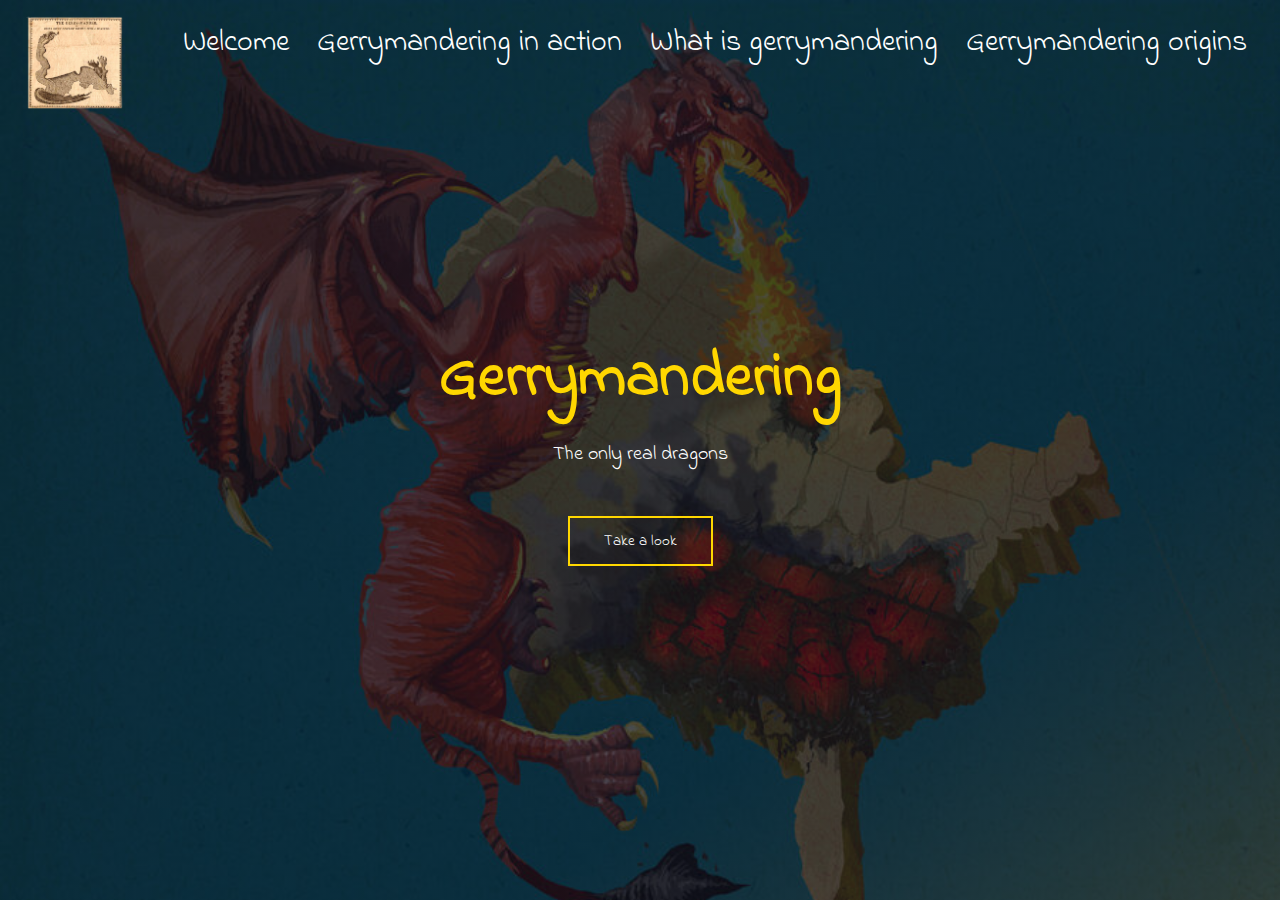
<file: index.html>
<!Doctype html>
<html>
<head>
    <meta name="viewport" content="with=device-width, initial-scale=1.0">
    <title>Gerrymandering PBA</title>
    <link rel="stylesheet" href="style1.css">
    <link rel="preconnect" href="https://fonts.googleapis.com">
<link rel="preconnect" href="https://fonts.gstatic.com" crossorigin>
<link href="https://fonts.googleapis.com/css2?family=Indie+Flower&display=swap" rel="stylesheet">
<link rel="stylesheet" href="https://cdnjs.cloudflare.com/ajax/libs/font-awesome/4.7.0/css/font-awesome.css">
</head>
<body>
    <section class="header">
    <nav>
        <a href="index.html"><img src="images/logo.png"></a>    
        <div class="nav-links" id="navLinks">
            <i class="fa fa-times" onclick="hideMenu()"></i>
            <ul>
                 <li><a href="index.html">Welcome</a> </li>   
                <li><a href="notes.html">Gerrymandering in action</a> </li> 
                <li><a href="process.html">What is gerrymandering</a></li>    
                <li><a href="About.html">Gerrymandering origins</a> </li>  
            </ul>
        </div>
        <i class="fa fa-bars" onclick="showMenu()"></i>
    </nav>
        
<div class="text-box">
    <h1>Gerrymandering</h1>
    <p>The only real dragons</p>
    <a href="process.html" class="hero-btn">Take a look</a>
</div>
        
    </section>
    

    
<!------JavaScript for Toggle Menu------>
    <script>
    
    var navLinks = document.getElementById("navLinks");
        
    function showMenu(){
        navLinks.style.right = "0";
    }
    function hideMenu(){
        navLinks.style.right = "-200px";
    }
    
    </script>
    

    
      
</body>
</html>
</file>
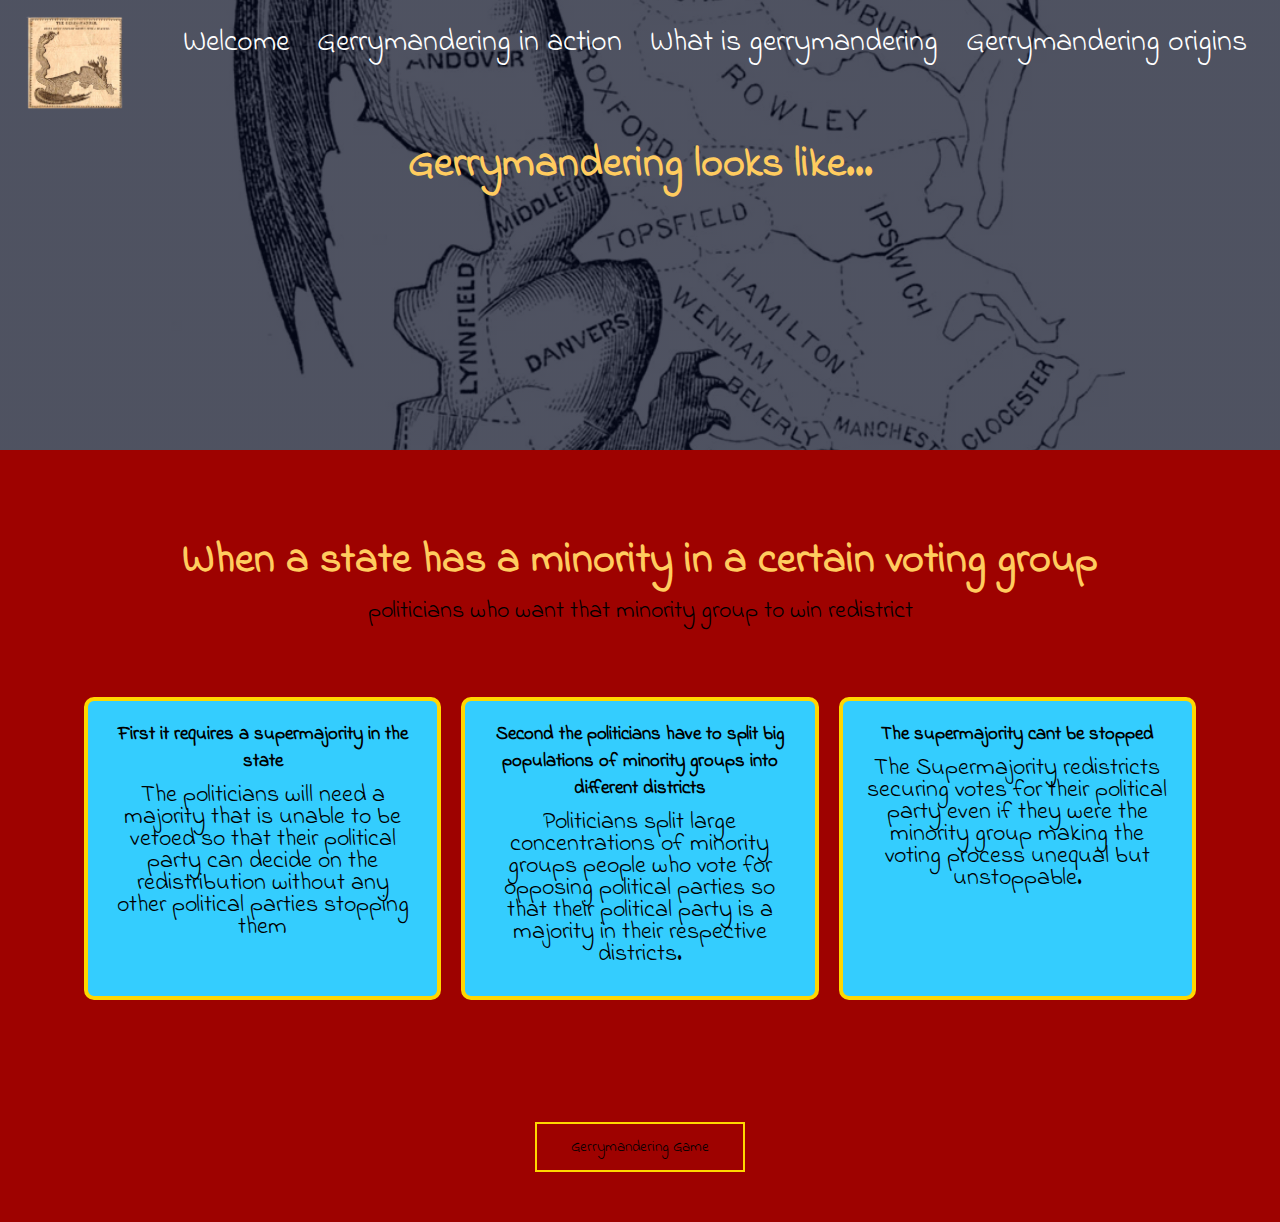
<file: notes.html>
<!Doctype html>
<html>
<head>
    <meta name="viewport" content="with=device-width, initial-scale=1.0">
    <title>Gerrymandering PBA</title>
    <link rel="stylesheet" href="style1.css">
    <link rel="preconnect" href="https://fonts.googleapis.com">
<link rel="preconnect" href="https://fonts.gstatic.com" crossorigin>
<link href="https://fonts.googleapis.com/css2?family=Indie+Flower&display=swap" rel="stylesheet">
<link rel="stylesheet" href="https://cdnjs.cloudflare.com/ajax/libs/font-awesome/4.7.0/css/font-awesome.css">
</head>
<body>
    <section class="sub-header">
    <nav>
        <a href="index.html"><img src="images/logo.png"></a>    
        <div class="nav-links" id="navLinks">
            <i class="fa fa-times" onclick="hideMenu()"></i>
            <ul>
               <li><a href="index.html">Welcome</a> </li>   
                <li><a href="notes.html">Gerrymandering in action</a> </li> 
                <li><a href="process.html">What is gerrymandering</a></li>    
                <li><a href="About.html">Gerrymandering origins</a> </li>  
            </ul>
        </div>
        <i class="fa fa-bars" onclick="showMenu()"></i>
    </nav>
        
<h1>Gerrymandering looks like...</h1>
    </section>
    
<!------notes title----------->
    
    <section class="Notes">
    
            <div class="notes-col">
                <h1>When a state has a minority in a certain voting group</h1>
                <p>politicians who want that minority group to win redistrict</p>
            </div>
       
        <div class="row">
        <div class="notes">
            <h3>First it requires a supermajority in the state</h3>
            <p>The politicians will need a majority that is unable to be vetoed so that their political party can decide on the redistribution without any other political parties stopping them
</p>
            </div>
        <div class="notes">
            <h3>Second the politicians have to split big populations of minority groups into different districts</h3>
            <p>Politicians split large concentrations of minority groups people who vote for opposing political parties so that their political party is a majority in their respective districts.
</p>
            </div>    
        <div class="notes">
            <h3>The supermajority cant be stopped</h3>
            <p>The Supermajority redistricts securing votes for their political party even if they were the minority group making the voting process unequal but unstoppable.
</p>
            </div>                
        </div>
        
        <a href="http://gametheorytest.com/gerry/" class="her-btn">Gerrymandering Game</a>
        
        
    </section>
   

    
    
    
<!------JavaScript for Toggle Menu------>
    <script>
    
    var navLinks = document.getElementById("navLinks");
        
    function showMenu(){
        navLinks.style.right = "0";
    }
    function hideMenu(){
        navLinks.style.right = "-200px";
    }
    
    </script>
    
      
</body>
</html>
</file>
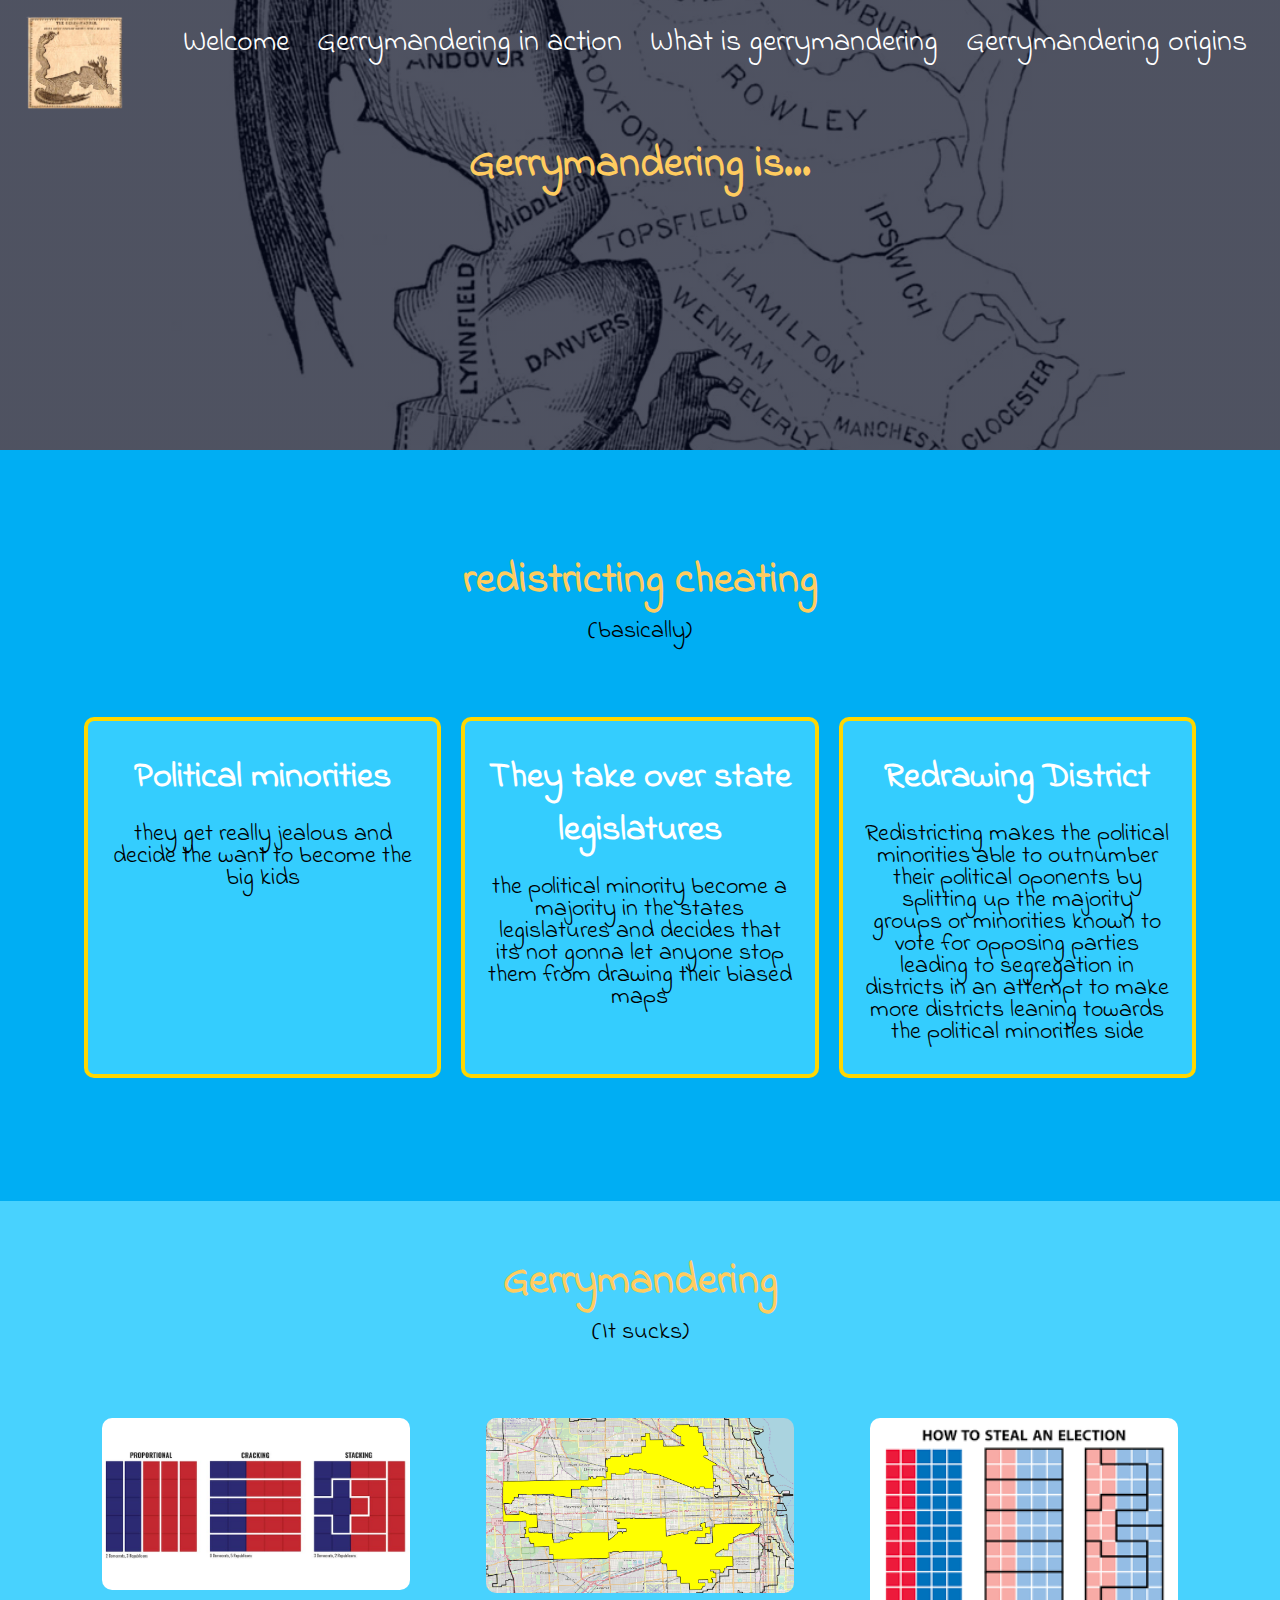
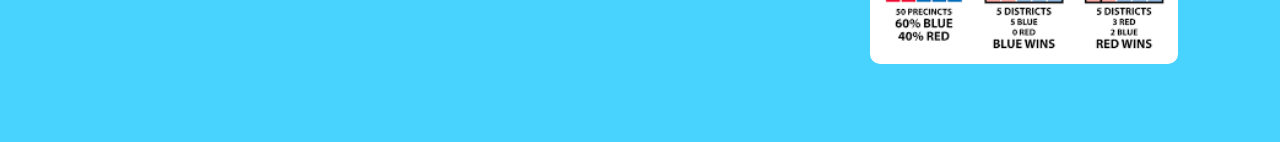
<file: process.html>
<!Doctype html>
<html>
<head>
    <meta name="viewport" content="with=device-width, initial-scale=1.0">
    <title>Gerrymandering PBA</title>
    <link rel="stylesheet" href="style1.css">
    <link rel="preconnect" href="https://fonts.googleapis.com">
<link rel="preconnect" href="https://fonts.gstatic.com" crossorigin>
<link href="https://fonts.googleapis.com/css2?family=Indie+Flower&display=swap" rel="stylesheet">
<link rel="stylesheet" href="https://cdnjs.cloudflare.com/ajax/libs/font-awesome/4.7.0/css/font-awesome.css">
</head>
<body>
    <section class="sub-header">
    <nav>
        <a href="index.html"><img src="images/logo.png"></a>    
        <div class="nav-links" id="navLinks">
            <i class="fa fa-times" onclick="hideMenu()"></i>
            <ul>
                <li><a href="index.html">Welcome</a> </li>   
                <li><a href="notes.html">Gerrymandering in action</a> </li> 
                <li><a href="process.html">What is gerrymandering</a></li>    
                <li><a href="About.html">Gerrymandering origins</a> </li>    
            </ul>
        </div>
        <i class="fa fa-bars" onclick="showMenu()"></i>
    </nav>
        
<h1>Gerrymandering is...</h1>
        
    </section>
    
    <!------- Our Courses ------>
    <section class="Website">
    <h1>redistricting cheating</h1>
    <p>(basically)</p>
    
    <div class="row">
        <div class="Reason">
            <h3>Political minorities</h3>
            <p>
           they get really jealous and decide the want to become the big kids
            </p>
        </div>
        <div class="Reason">
            <h3>They take over state legislatures</h3>
            <p>
            the political minority become a majority in the states legislatures and decides that its not gonna let anyone stop them from drawing their biased maps
            </p>
        </div>
        <div class="Reason">
            <h3>Redrawing District</h3>
            <p>
            Redistricting makes the political minorities able to outnumber their political oponents by splitting up the majority groups or minorities known to vote for opposing parties leading to segregation in districts in an attempt to make more districts leaning towards the political minorities side
            </p>
        </div>
    </div>
     
    
        </section>
    
    
    <!----- pictures----->

    <section class="pictures">
    <h1>Gerrymandering</h1>
        <p>
        (It sucks)
        </p>
        <div class="row">
        <div class="Reasons">
            <img src="images/shawty1.jpg">  
        </div>
    <div class="Reasons">
            <img src="images/shawty2.jpg">  
        </div>
        <div class="Reasons">
            <img src="images/shawty3.jpg">  
        </div> 
        </div>
    </section>
    
<!------JavaScript for Toggle Menu------>
    <script>
    
    var navLinks = document.getElementById("navLinks");
        
    function showMenu(){
        navLinks.style.right = "0";
    }
    function hideMenu(){
        navLinks.style.right = "-200px";
    }
    
    </script>
    
      
</body>
</html>
</file>
<file: style1.css>
*{
    padding: 0;
    margin: 0;
    font-family: 'Indie Flower', cursive;
}
.header{
    min-height: 100vh;
    width: 100%;
    background-image: linear-gradient(rgba(4,9,30,0.7), rgba(4,9,30,0.7)),url(images/wakefield_web_1.jpg);
    background-position: top;
    background-size: cover;
    position: relative;
}
nav{
    display: flex;
    padding: 1% 0%;
    justify-content: space-between;
    align-items: stretch;
}
nav img{
    width: 150px;
    
}
.nav-links{
    flex: 1;
    text-align: center;
    
}
.nav-links ul li{
    list-style: none;
    display: inline-block;
    padding: 8px 12px;
    position: relative;
}
.nav-links ul li a{
    color: #fff;
    text-decoration: none;
    font-size: 30px;
}
.nav-links ul li::after{
    content: '';
    width: 0%;
    height: 4px;
    background: #ffcc5f;
    display: block;
    margin: auto;
    transition: 0.5s;
}
.nav-links ul li:hover::after{
    width: 100%;
}
.text-box{
    width: 90%;
    color: #ffd700;
    position: absolute;
    top: 50%;
    left: 50%;
    transform: translate(-50%,-50%);
    text-align: center;
}
.text-box h1{
    color: #ffd700;
    font-size: 62px;
}
.text-box p{
    margin: 10px 0 40px;
    font-size: 20px;
    color: #fff;
}
.hero-btn{
    display: inline-block;
    text-decoration: none;
    color: #fff;
    border: 2px solid #ffd700;
    padding: 12px 34px;
    font-size: 15px;
    background: transparent;
    position: relative;
    cursor: pointer;
}
.hero-btn:hover{
    border: 2px solid #ffd700;
    background: #ffd700;
    color: #000000;
    transition: 1s;
}
.her-btn{
    display: inline-block;
    text-decoration: none;
    color: #000000;
    border: 2px solid #ffd700;
    padding: 12px 34px;
    font-size: 15px;
    background: transparent;
    position: relative;
    cursor: pointer;
}
.her-btn:hover{
    border: 2px solid #ffd700;
    background: #ffd700;
    color: #000000;
    transition: 1s;
}

nav .fa{
    display: none;
}

@media(max-width: 700px){
    .text-box h1{
    font-size: 40px;
}
    .nav-links ul li{
        display: block;
    }
    .nav-links{
        position: fixed;
        background: #87ceeb;
        height: 100vh;
        width: 200px;
        top: 0;
        right: -200px;
        text-align: left;
        z-index: 2;
        transition: 1s;
    }
    nav .fa{
        display: block;
        color: #fff;
        margin: 10px;
        font-size: 25px;
        cursor: pointer;
    }
    .nav-links ul{
        padding: 30px;
    }
}

/*---- Why a website -----*/

.Website{
    padding: 1px 0px;
    background-color: #00AEF3;
    background-position: center;
    background-size: cover;
    position: relative;
    width:  100%;
    margin: auto;
    text-align: center;
    padding-top: 100px;
}
h1{ 
    color: #ffcc5f;
    font-size: 42px;
    font-weight: 600;
}

p{
    color: #000000;
    font-size: 24px;
    font-weight: 300;
    line-height: 22px;
    padding: 10px;
}

.row{
    margin: 5%;
    display: flex;
    justify-content:space-evenly;
}
.Reason h3{
    text-align: center;
    font-weight: 600;
    margin: 10px 0;
    color: #fff;
    font-size: 36px;
}
.Reason{
    flex-basis: 31%;
    border-radius: 10px;
    border: 4px solid #ffd700;
    margin-bottom: 5%;
    padding: 20px 12px;
    box-sizing: border-box;
    background: #34cdfe;
    transition: 0.5s;
}
.Reason:hover{
    box-shadow: 0 0 20px 0px rgba(0,0,0,0.2);
}
@media(max-width: 700px){
    .row{
        flex-direction:column;
    }
}

/*klankfakak*/

.pictures{
    padding: 1px 0px;
    width: 100%;
    margin:auto;
    padding-top: 50px;
    text-align: center;
    background: #48d2fe;
}
.Reasons{
    flex-basis: 100%;
    border-radius: 10px;
    margin-bottom: 5px;
    position: relative; 
    overflow: hidden; 
}

.Reasons img{
    width: 80%;
    border-radius: 10px;
    
}

/*--------about us page ---------*/ 

.sub-header{
    height:50vh;
    width: 100%;
    background-image: linear-gradient(rgba(4,9,30,0.7),rgba(4,9,30,0.7)),url(images/background.jpg);
    background-position: top;
    background-size:cover;
    text-align: center;
    color: #fff;
}

.about-us{
    width: 80%;
    margin: auto;
    padding-top: 80px;
    padding-bottom: 50px;    
}

.about-col{
    flex-basis: 48%;
    padding: 30px 10px;
    
}

.about-col img{
    width: 80%;
}
.about-col h1{
    padding-top: 0;
    
    
}
.about-col p{
    padding: 50px 0px 20px;
    font-size: 30px;
    font-weight: 300;
    line-height: 50px;
}

/*___________languages_______*/


.sub-header{
     height:50vh;
    width: 100%;
    background-image: linear-gradient(rgba(4,9,30,0.7),rgba(4,9,30,0.7)),url(images/background.jpg);
    background-position: center;
    background-size:cover;
    text-align: center;
    color: #fff;
}

.Languages{
     width: 80%;
    margin: auto;
    padding-top: 80px;
    padding-bottom: 50px;    
}

.language-col h1{
     padding-top: 0px;
}
.language-col{
    flex-basis: 48%;
    padding: 30px 10px;
}

.language-col p{
     padding: 100px 0px 20px;
    font-size: 30px;
    font-weight: 300;
    line-height: 50px;
}
.language-col img{
     width: 100%;
}

/*-------notes-------*/

.Notes{
    width: 80%;
    margin: auto;
    padding-top: 80px;
    padding-bottom: 50px; 
    text-align: center;
    background: #9e0200;
    background-size: cover;
    width: 100%;
}

.notes{
     flex-basis: 31%;
    border-radius: 10px;
    border: 4px solid #ffd700;
    margin-bottom: 5%;
    padding: 20px 12px;
    box-sizing: border-box;
    background: #34cdfe;
    transition: 0.5s;
}

.her-btn:hover{
    border: 2px solid #000000;
    transition: 1s;
    color: #000000;
}
</file>
